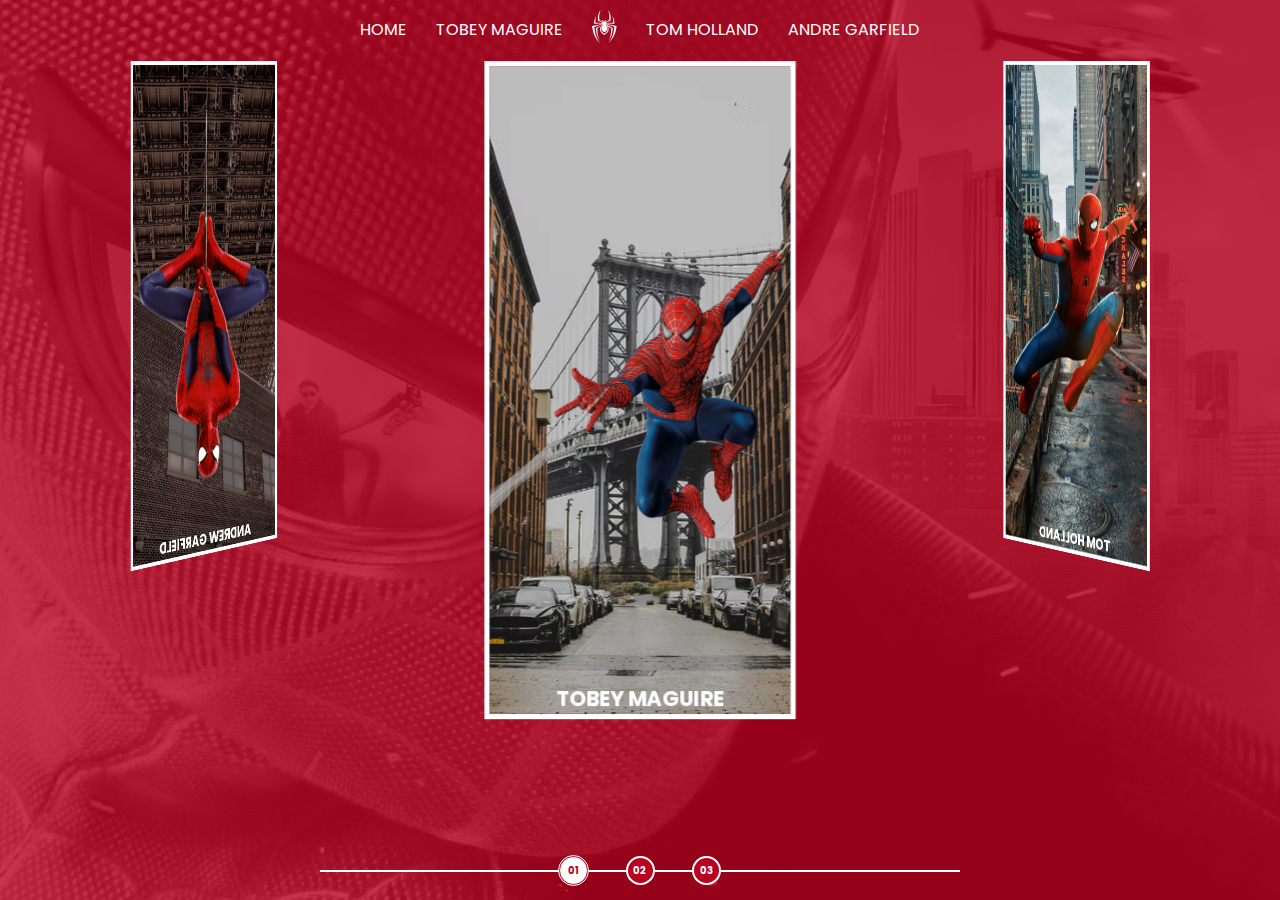
<file: index.html>
<!DOCTYPE html>
<html lang="pt-br">
<head>
    <meta charset="UTF-8">
    <meta name="viewport" content="width=device-width, initial-scale=1.0">
    <title>Spider Man Multiversos</title>

    <!--style favicon-->
    <link rel="shortcut icon" href="./src/assets/images/icons/spider.svg" type="image/x-icon">
    
    <!--style index-->
    <link rel="stylesheet" href="./src/styles/index.css">
</head>
<body>
    <nav class="s-menu">
        <li>
            <li class="s-menu__item">
                <a href="/">Home</a>
            </li>

            <li class="s-menu__item">
                <a href="./views/tobey-maguire/spiderman1.html">Tobey Maguire</a>
            </li>

            <li class="s-menu__item s-menu__icon">
                <img src="./src/assets/images/icons/spider.svg" alt="logo spider-man">
            </li>

            <li class="s-menu__item">
                <a href="./views/tom-holland/spiderman1.html">Tom Holland</a>
            </li>

            <li class="s-menu__item">
                <a href="./views/andrew-garfield/spiderman1.html">Andre Garfield</a>
            </li>
        </ul>
    </nav>
    
    <section class="s-container">
        <div class="s-cards-carousel" style="transform: translateZ(-40vw) rotateY(0deg);">
            <a href="#" class="s-card" id="spider-man-1">
                <img class="s-card__background" src="./src/assets/images/pic-sm-bg-01.jpg">
                <img class="s-card__image" src="./src/assets/images/spider-man-01.png" alt="imagem Spider-Man Tobey Maguire">
                <h2 class="s-card__title">Tobey Maguire</h2>
            </a>

            <a href="#" class="s-card" id="spider-man-2">
                <img class="s-card__background" src="./src/assets/images/pic-sm-bg-02.jpg">
                <img class="s-card__image" src="./src/assets/images/spider-man-02.png" alt="imagem Spider-Man Tom Holland">
                <h2 class="s-card__title">Tom Holland</h2>
            </a>

            <a href="#" class="s-card" id="spider-man-3">
                <img class="s-card__background" src="./src/assets/images/pic-sm-bg-03.jpg">
                <img class="s-card__image" src="./src/assets/images/spider-man-03.png" alt="imagem Spider-Man Andrew Garfield">
                <h2 class="s-card__title">Andrew Garfield</h2>
            </a>
        </div>
    </section>

    <section class="s-controller">
        <div id="1" onclick="selectCarouselItem(this)" class="s-controller__button s-controller__button--active">01</div>
        <div id="2" onclick="selectCarouselItem(this)" class="s-controller__button">02</div>
        <div id="3" onclick="selectCarouselItem(this)" class="s-controller__button">03</div>
        <div class="s-controller__line"></div>
    </section>

    <script src="./src/scripts/index.js" defer></script>
</body>
</html>
</file>
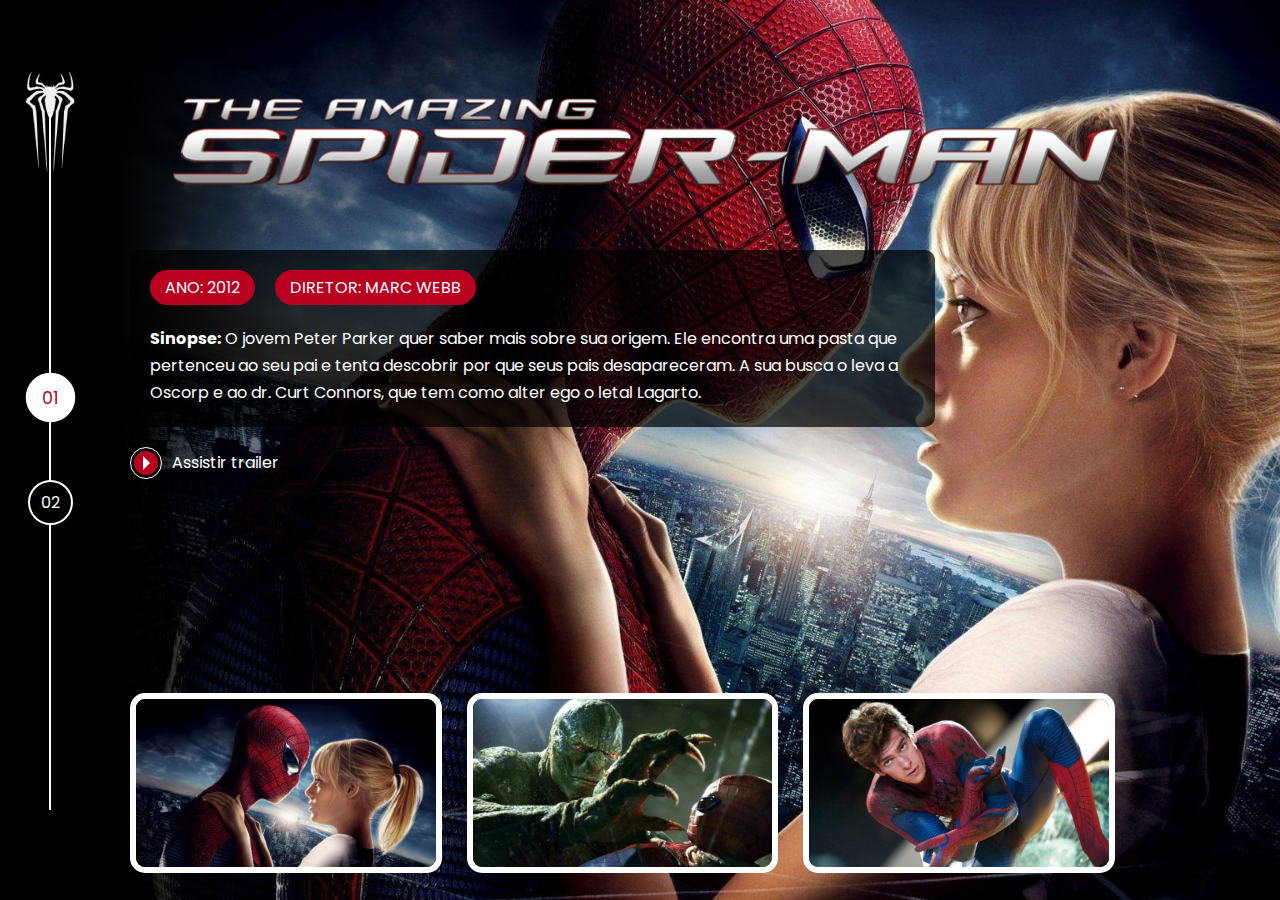
<file: views/andrew-garfield/spiderman1.html>
<!DOCTYPE html>
<html lang="pt-br">
<head>
    <meta charset="UTF-8">
    <meta name="viewport" content="width=device-width, initial-scale=1.0">
    <title>Spider Man Multiversos</title>

    <!--style favicon-->
    <link rel="shortcut icon" href="../../src/assets/images/icons/spider.svg" type="image/x-icon">

    <!--linked fancybox-->
    <link rel="stylesheet" href="https://cdn.jsdelivr.net/npm/@fancyapps/ui@5.0/dist/fancybox/fancybox.css"/>

    <!--style internal-->
    <link rel="stylesheet" href="../../src/styles/internal.css">
</head>
<body>
    <section class="s-wrapper">
        <!--<video autoplay loop muted>
            <source  src="../../src/assets/videos/amazing-spiderman-2014-trailer.mp4" type="video/mp4"/>
        </video>-->

        <aside class="s-left-column">
            <nav class="navigator">
                <div class="navigator__icon">
                    <a href="../../index.html">
                        <img src="../../src/assets/images/icons/spiderman1-andrew.png" alt="logo spiderman">
                    </a>
                </div>
                <ul>
                    <li><a class="linked" href="#">01</a></li>
                    <li><a href="./spiderman2.html">02</a></li>
                </ul>
            </nav>
        </aside>

        <main class="s-main-content s-spaiderman-02-01"><!-- s-spaiderman-02-01-->
            <div class="s-main-content__top">
                <div class="s-logo">
                    <img src="../../src/assets/images/spiderman-andrew/movie-01/logo.png" alt="logo spider-man (2012)" title="Spiderman (2012)">
                </div>

                <div class="s-description">
                    <div class="pills">
                        <ul>
                            <li>Ano: 2012</li>
                            <li>Diretor: Marc Webb</li>
                        </ul>
                    </div>
                    
                    <div class="s-description__text">
                        <p><strong>Sinopse:</strong>&nbsp;O jovem Peter Parker quer saber mais sobre sua origem. Ele encontra uma pasta que pertenceu ao seu 
                            pai e tenta descobrir por que seus pais desapareceram. A sua busca o leva a Oscorp e ao dr. Curt Connors, que tem como alter ego 
                            o letal Lagarto.</p>
                    </div>
                </div>

                <div class="s-links">
                    <ul>
                        <li>
                            <a href="https://www.youtube.com/watch?v=-tnxzJ0SSOw" class="link-button" target="_blank">
                                <span class="icon">
                                    <div class="play-icon">&nbsp;</div>
                                </span>
                                <span class="label">
                                    Assistir trailer
                                </span>
                            </a>
                        </li>
                    </ul>
                </div>
            </div>

            <div class="s-main-content__bottom">
                <div class="gallery">
                    <ul>
                        <li>
                            <a datafancybox href="../../src/assets/images/spiderman-andrew/movie-01/gallery/image-01.png">
                                <img src="../../src/assets/images/spiderman-andrew/movie-01/gallery/image-01.png" alt="imagem do filme Spiderman">
                            </a>
                        </li>
                        <li>
                            <a datafancybox href="../../src/assets/images/spiderman-andrew/movie-01/gallery/image-02.png">
                                <img src="../../src/assets/images/spiderman-andrew/movie-01/gallery/image-02.png" alt="imagem do filme Spiderman">
                            </a>
                        </li>
                        <li>
                            <a datafancybox href="../../src/assets/images/spiderman-andrew/movie-01/gallery/image-03.png">
                                <img src="../../src/assets/images/spiderman-andrew/movie-01/gallery/image-03.png" alt="imagem do filme Spiderman">
                            </a>
                        </li>
                    </ul>
                </div> 
            </div>
        </main>
    </section>

    <!--linked fancybox-->
    <script src="https://cdn.jsdelivr.net/npm/@fancyapps/ui@5.0/dist/fancybox/fancybox.umd.js" defer></script>
</body>
</html>
</file>
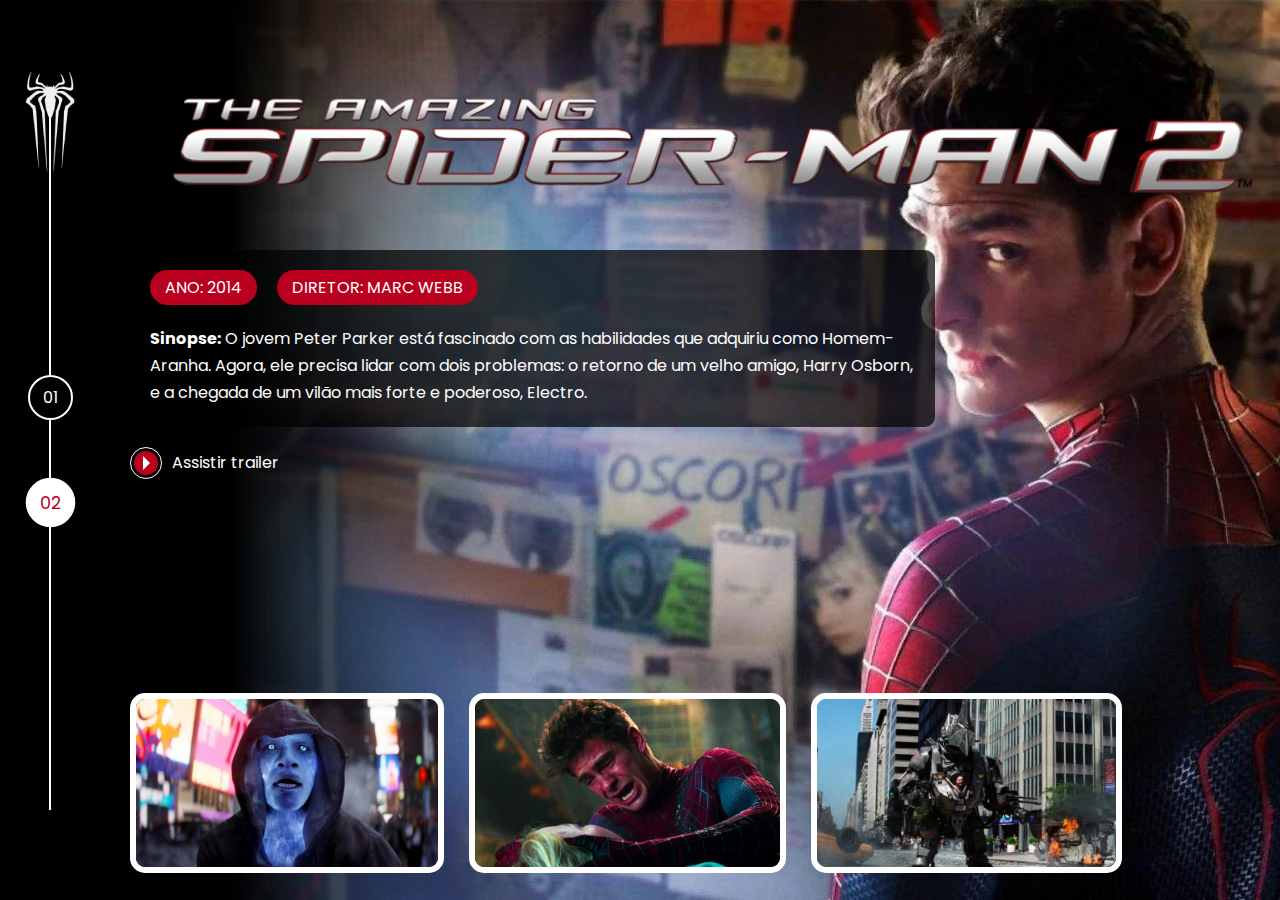
<file: views/andrew-garfield/spiderman2.html>
<!DOCTYPE html>
<html lang="pt-br">
<head>
    <meta charset="UTF-8">
    <meta name="viewport" content="width=device-width, initial-scale=1.0">
    <title>Spider Man Multiversos</title>

    <!--style favicon-->
    <link rel="shortcut icon" href="../../src/assets/images/icons/spider.svg" type="image/x-icon">

    <!--linked fancybox-->
    <link rel="stylesheet" href="https://cdn.jsdelivr.net/npm/@fancyapps/ui@5.0/dist/fancybox/fancybox.css"/>

    <!--style internal-->
    <link rel="stylesheet" href="../../src/styles/internal.css">
</head>
<body>
    <section class="s-wrapper">
        <!--<video autoplay loop muted>
            <source  src="../../src/assets/videos/amazing-spiderman2-2014-trailer.mp4" type="video/mp4"/>
        </video>-->

        <aside class="s-left-column">
            <nav class="navigator">
                <div class="navigator__icon">
                    <a href="../../index.html">
                        <img src="../../src/assets/images/icons/spiderman1-andrew.png" alt="logo spiderman">
                    </a>
                </div>
                <ul>
                    <li><a href="./spiderman1.html">01</a></li>
                    <li><a class="linked" href="#">02</a></li>
                </ul>
            </nav>
        </aside>

        <main class="s-main-content s-spaiderman-02-02"><!-- s-spaiderman-02-02-->
            <div class="s-main-content__top">
                <div class="s-logo">
                    <img src="../../src/assets/images/spiderman-andrew/movie-02/logo.png" alt="logo spider-man (2014)" title="Spiderman (2014)">
                </div>

                <div class="s-description">
                    <div class="pills">
                        <ul>
                            <li>Ano: 2014</li>
                            <li>Diretor: Marc Webb</li>
                        </ul>
                    </div>
                    
                    <div class="s-description__text">
                        <p><strong>Sinopse:</strong>&nbsp;O jovem Peter Parker está fascinado com as habilidades que adquiriu 
                            como Homem-Aranha. Agora, ele precisa lidar com dois problemas: o retorno de um velho amigo, Harry 
                            Osborn, e a chegada de um vilão mais forte e poderoso, Electro.</p>
                    </div>
                </div>

                <div class="s-links">
                    <ul>
                        <li>
                            <a href="https://www.youtube.com/watch?v=nbp3Ra3Yp74" class="link-button" target="_blank">
                                <span class="icon">
                                    <div class="play-icon">&nbsp;</div>
                                </span>
                                <span class="label">
                                    Assistir trailer
                                </span>
                            </a>
                        </li>
                    </ul>
                </div>
            </div>

            <div class="s-main-content__bottom">
                <div class="gallery">
                    <ul>
                        <li>
                            <a datafancybox href="../../src/assets/images/spiderman-andrew/movie-02/gallery/image-01.png">
                                <img src="../../src/assets/images/spiderman-andrew/movie-02/gallery/image-01.png" alt="imagem do filme Spiderman">
                            </a>
                        </li>
                        <li>
                            <a datafancybox href="../../src/assets/images/spiderman-andrew/movie-02/gallery/image-02.png">
                                <img src="../../src/assets/images/spiderman-andrew/movie-02/gallery/image-02.png" alt="imagem do filme Spiderman">
                            </a>
                        </li>
                        <li>
                            <a datafancybox href="../../src/assets/images/spiderman-andrew/movie-02/gallery/image-03.png">
                                <img src="../../src/assets/images/spiderman-andrew/movie-02/gallery/image-03.png" alt="imagem do filme Spiderman">
                            </a>
                        </li>
                    </ul>
                </div> 
            </div>
        </main>
    </section>

    <!--linked fancybox-->
    <script src="https://cdn.jsdelivr.net/npm/@fancyapps/ui@5.0/dist/fancybox/fancybox.umd.js" defer></script>
</body>
</html>
</file>
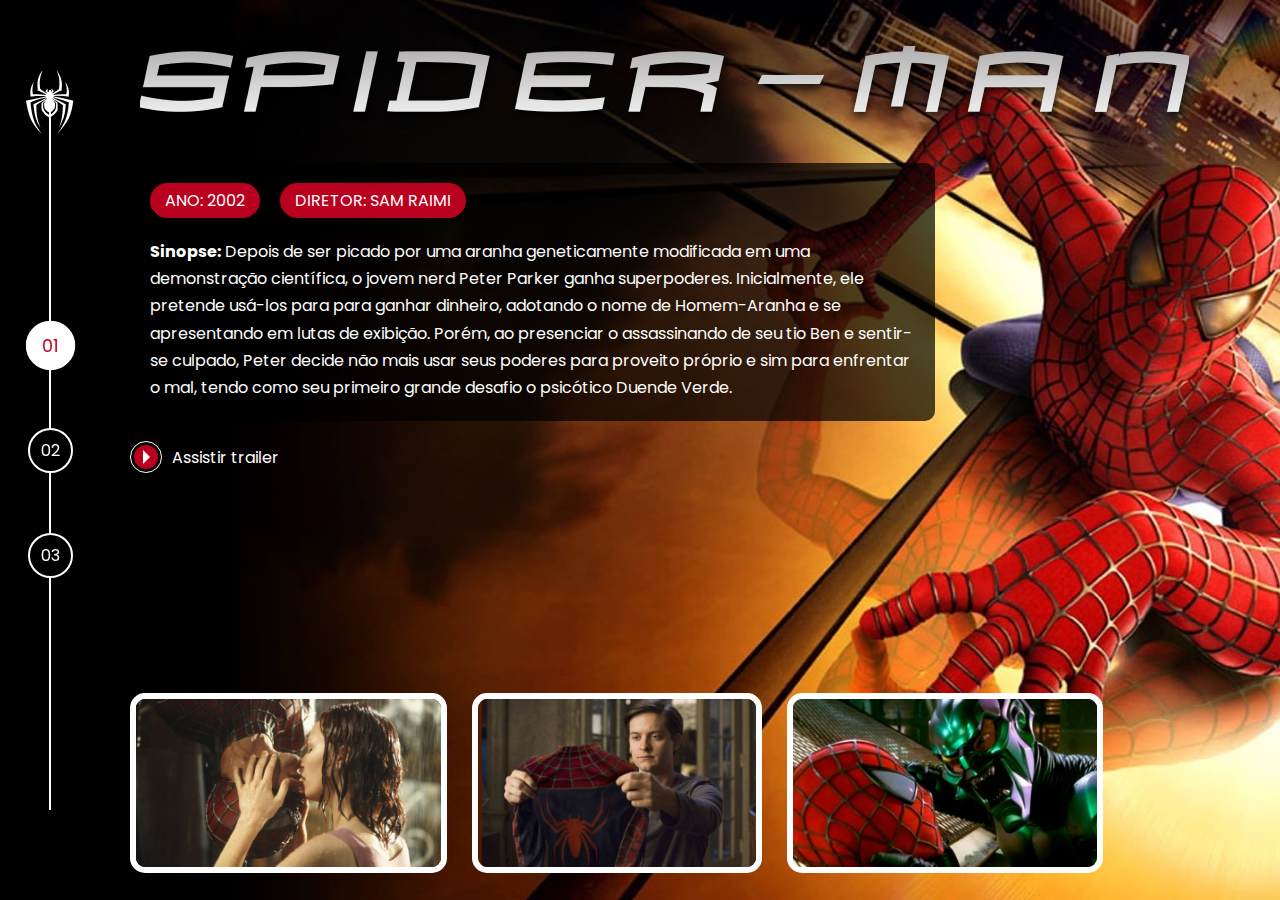
<file: views/tobey-maguire/spiderman1.html>
<!DOCTYPE html>
<html lang="pt-br">
<head>
    <meta charset="UTF-8">
    <meta name="viewport" content="width=device-width, initial-scale=1.0">
    <title>Spider Man Multiversos</title>

    <!--style favicon-->
    <link rel="shortcut icon" href="../../src/assets/images/icons/spider.svg" type="image/x-icon">

    <!--linked fancybox-->
    <link rel="stylesheet" href="https://cdn.jsdelivr.net/npm/@fancyapps/ui@5.0/dist/fancybox/fancybox.css"/>

    <!--style internal-->
    <link rel="stylesheet" href="../../src/styles/internal.css">
</head>
<body>
    <section class="s-wrapper">
        <!--<video autoplay loop muted>
            <source  src="../../src/assets/videos/spiderman-2002-trailer.mp4" type="video/mp4"/>
        </video>-->

        <aside class="s-left-column">
            <nav class="navigator">
                <div class="navigator__icon">
                    <a href="../../index.html">
                        <img src="../../src/assets/images/icons/spiderman1.png" alt="logo spiderman">
                    </a>
                </div>
                <ul>
                    <li><a class="linked" href="#">01</a></li>
                    <li><a href="./spiderman2.html">02</a></li>
                    <li><a href="./spiderman3.html">03</a></li>
                </ul>
            </nav>
        </aside>

        <main class="s-main-content s-spaiderman-01-01"><!-- s-spaiderman-01-01-->
            <div class="s-main-content__top">
                <div class="s-logo">
                    <img src="../../src/assets/images/spiderman-tobey/movie-01/logo.png" alt="logo spider-man (2002)" title="Spiderman (2002)">
                </div>

                <div class="s-description">
                    <div class="pills">
                        <ul>
                            <li>Ano: 2002</li>
                            <li>Diretor: Sam Raimi</li>
                        </ul>
                    </div>
                    
                    <div class="s-description__text">
                        <p><strong>Sinopse:</strong>&nbsp;Depois de ser picado por uma aranha geneticamente modificada em uma
                            demonstração científica, o jovem nerd Peter Parker ganha superpoderes. Inicialmente, ele pretende usá-los
                            para para ganhar dinheiro, adotando o nome de Homem-Aranha e se apresentando em lutas de exibição. Porém,
                            ao presenciar o assassinando de seu tio Ben e sentir-se culpado, Peter decide não mais usar seus poderes
                            para proveito próprio e sim para enfrentar o mal, tendo como seu primeiro grande desafio o psicótico
                            Duende Verde.</p>
                    </div>
                </div>

                <div class="s-links">
                    <ul>
                        <li>
                            <a href="https://www.youtube.com/watch?v=TYMMOjBUPMM" class="link-button" target="_blank">
                                <span class="icon">
                                    <div class="play-icon">&nbsp;</div>
                                </span>
                                <span class="label">
                                    Assistir trailer
                                </span>
                            </a>
                        </li>
                    </ul>
                </div>
            </div>

            <div class="s-main-content__bottom">
                <div class="gallery">
                    <ul>
                        <li>
                            <a datafancybox href="../../src/assets/images/spiderman-tobey/movie-01/gallery/image-01-full.jpg">
                                <img src="../../src/assets/images/spiderman-tobey/movie-01/gallery/image-01.png" alt="imagem do filme Spiderman">
                            </a>
                        </li>
                        <li>
                            <a datafancybox href="../../src/assets/images/spiderman-tobey/movie-01/gallery/image-02-full.jpg">
                                <img src="../../src/assets/images/spiderman-tobey/movie-01/gallery/image-02.png" alt="imagem do filme Spiderman">
                            </a>
                        </li>
                        <li>
                            <a datafancybox href="../../src/assets/images/spiderman-tobey/movie-01/gallery/image-03-full.jpg">
                                <img src="../../src/assets/images/spiderman-tobey/movie-01/gallery/image-03.png" alt="imagem do filme Spiderman">
                            </a>
                        </li>
                    </ul>
                </div> 
            </div>
        </main>
    </section>

    <!--linked fancybox-->
    <script src="https://cdn.jsdelivr.net/npm/@fancyapps/ui@5.0/dist/fancybox/fancybox.umd.js" defer></script>
</body>
</html>
</file>
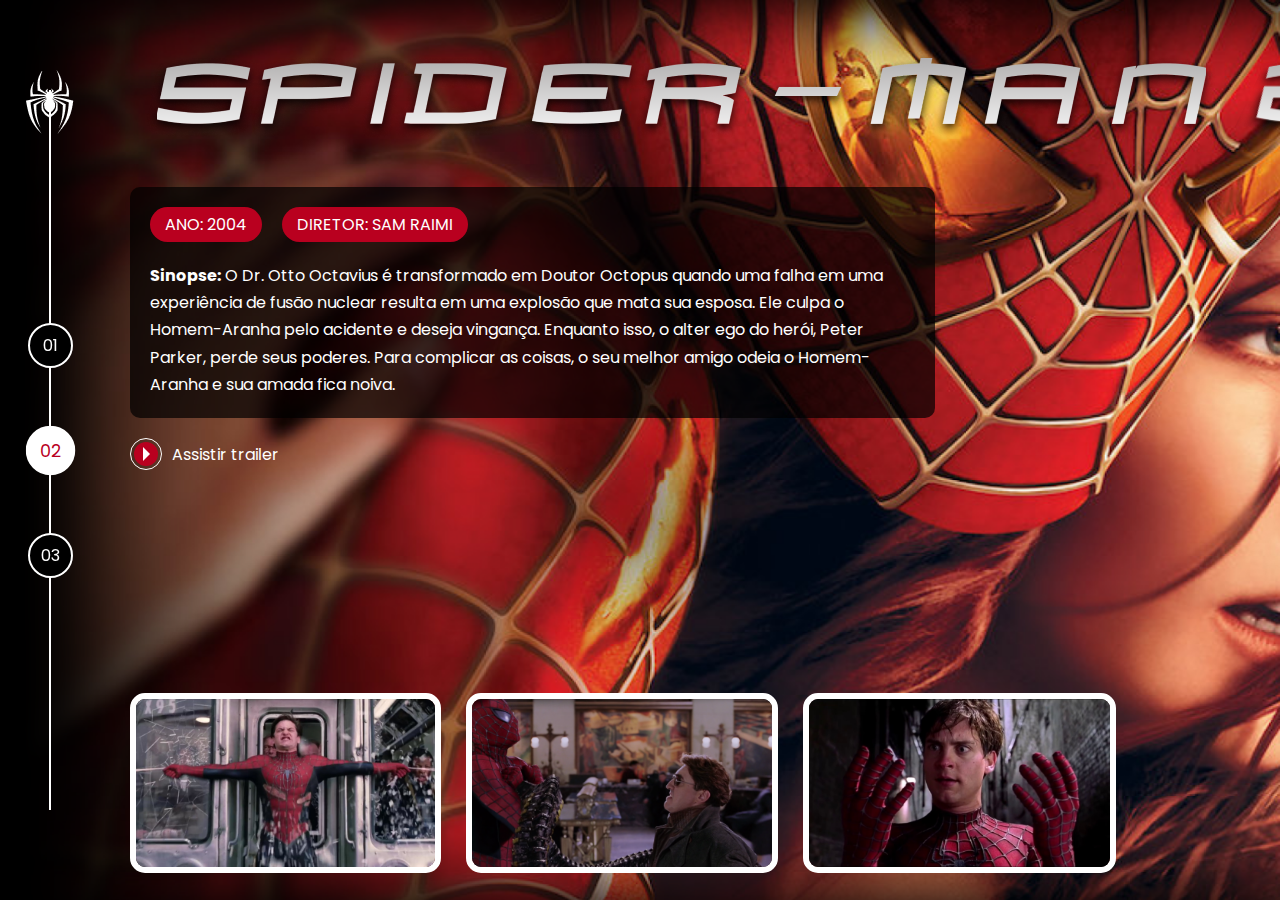
<file: views/tobey-maguire/spiderman2.html>
<!DOCTYPE html>
<html lang="pt-br">
<head>
    <meta charset="UTF-8">
    <meta name="viewport" content="width=device-width, initial-scale=1.0">
    <title>Spider Man Multiversos</title>

    <!--style favicon-->
    <link rel="shortcut icon" href="../../src/assets/images/icons/spider.svg" type="image/x-icon">

    <!--linked fancybox-->
    <link rel="stylesheet" href="https://cdn.jsdelivr.net/npm/@fancyapps/ui@5.0/dist/fancybox/fancybox.css"/>

    <!--style internal-->
    <link rel="stylesheet" href="../../src/styles/internal.css">
</head>
<body>
    <section class="s-wrapper">
        <!--<video autoplay loop muted>
            <source  src="../../src/assets/videos/spiderman2-2004-trailer.mp4" type="video/mp4"/>
        </video>-->

        <aside class="s-left-column">
            <nav class="navigator">
                <div class="navigator__icon">
                    <a href="../../index.html">
                        <img src="../../src/assets/images/icons/spiderman1.png" alt="logo spiderman">
                    </a>
                </div>
                <ul>
                    <li><a href="./spiderman1.html">01</a></li>
                    <li><a class="linked" href="#">02</a></li>
                    <li><a href="./spiderman3.html">03</a></li>
                </ul>
            </nav>
        </aside>

        <main class="s-main-content s-spaiderman-01-02"><!-- s-spaiderman-01-02-->
            <div class="s-main-content__top">
                <div class="s-logo">
                    <img src="../../src/assets/images/spiderman-tobey/movie-02/logo.png" alt="logo spider-man (2004)" title="Spiderman (2004)">
                </div>

                <div class="s-description">
                    <div class="pills">
                        <ul>
                            <li>Ano: 2004</li>
                            <li>Diretor: Sam Raimi</li>
                        </ul>
                    </div>
                    
                    <div class="s-description__text">
                        <p><strong>Sinopse:</strong>&nbsp;O Dr. Otto Octavius é transformado em Doutor Octopus quando uma falha 
                            em uma experiência de fusão nuclear resulta em uma explosão que mata sua esposa. Ele culpa o Homem-Aranha 
                            pelo acidente e deseja vingança. Enquanto isso, o alter ego do herói, Peter Parker, perde seus poderes. 
                            Para complicar as coisas, o seu melhor amigo odeia o Homem-Aranha e sua amada fica noiva.
                        </p>
                    </div>
                </div>

                <div class="s-links">
                    <ul>
                        <li>
                            <a href="https://www.youtube.com/watch?v=1UAzz8ncM68" class="link-button" target="_blank">
                                <span class="icon">
                                    <div class="play-icon">&nbsp;</div>
                                </span>
                                <span class="label">
                                    Assistir trailer
                                </span>
                            </a>
                        </li>
                    </ul>
                </div>
            </div>

            <div class="s-main-content__bottom">
                <div class="gallery">
                    <ul>
                        <li>
                            <a datafancybox href="../../src/assets/images/spiderman-tobey/movie-02/gallery/image-01.png">
                                <img src="../../src/assets/images/spiderman-tobey/movie-02/gallery/image-01.png" alt="imagem do filme Spiderman">
                            </a>
                        </li>
                        <li>
                            <a datafancybox href="../../src/assets/images/spiderman-tobey/movie-02/gallery/image-02.jpg">
                                <img src="../../src/assets/images/spiderman-tobey/movie-02/gallery/image-02.png" alt="imagem do filme Spiderman">
                            </a>
                        </li>
                        <li>
                            <a datafancybox href="../../src/assets/images/spiderman-tobey/movie-02/gallery/image-03.jpg">
                                <img src="../../src/assets/images/spiderman-tobey/movie-02/gallery/image-03.png" alt="imagem do filme Spiderman">
                            </a>
                        </li>
                    </ul>
                </div> 
            </div>
        </main>
    </section>

    <!--linked fancybox-->
    <script src="https://cdn.jsdelivr.net/npm/@fancyapps/ui@5.0/dist/fancybox/fancybox.umd.js" defer></script>
</body>
</html>
</file>
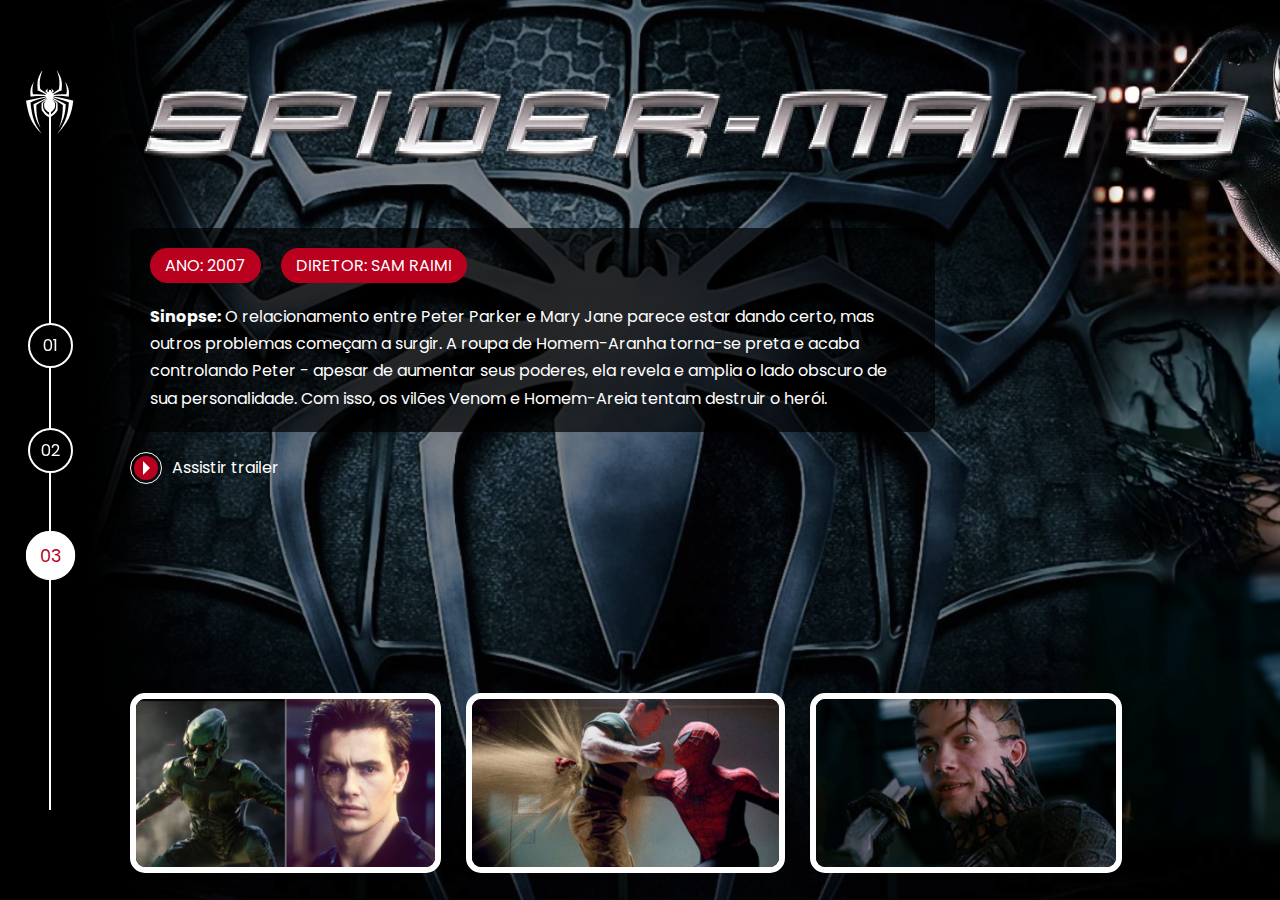
<file: views/tobey-maguire/spiderman3.html>
<!DOCTYPE html>
<html lang="pt-br">
<head>
    <meta charset="UTF-8">
    <meta name="viewport" content="width=device-width, initial-scale=1.0">
    <title>Spider Man Multiversos</title>

    <!--style favicon-->
    <link rel="shortcut icon" href="../../src/assets/images/icons/spider.svg" type="image/x-icon">

    <!--linked fancybox-->
    <link rel="stylesheet" href="https://cdn.jsdelivr.net/npm/@fancyapps/ui@5.0/dist/fancybox/fancybox.css"/>

    <!--style internal-->
    <link rel="stylesheet" href="../../src/styles/internal.css">
</head>
<body>
    <section class="s-wrapper">
        <!--<video autoplay loop muted>
            <source  src="../../src/assets/videos/spiderman3-2007-trailer.mp4" type="video/mp4"/>
        </video>-->

        <aside class="s-left-column">
            <nav class="navigator">
                <div class="navigator__icon">
                    <a href="../../index.html">
                        <img src="../../src/assets/images/icons/spiderman1.png" alt="logo spiderman">
                    </a>
                </div>
                <ul>
                    <li><a href="./spiderman1.html">01</a></li>
                    <li><a href="./spiderman2.html">02</a></li>
                    <li><a class="linked" href="#">03</a></li>
                </ul>
            </nav>
        </aside>

        <main class="s-main-content s-spaiderman-01-03"><!-- s-spaiderman-01-03-->
            <div class="s-main-content__top">
                <div class="s-logo">
                    <img src="../../src/assets/images/spiderman-tobey/movie-03/logo.png" alt="logo spider-man (2007)" title="Spiderman (2007)">
                </div>

                <div class="s-description">
                    <div class="pills">
                        <ul>
                            <li>Ano: 2007</li>
                            <li>Diretor: Sam Raimi</li>
                        </ul>
                    </div>
                    
                    <div class="s-description__text">
                        <p><strong>Sinopse:</strong>&nbsp;O relacionamento entre Peter Parker e Mary Jane parece estar dando 
                            certo, mas outros problemas começam a surgir. A roupa de Homem-Aranha torna-se preta e acaba 
                            controlando Peter - apesar de aumentar seus poderes, ela revela e amplia o lado obscuro de sua 
                            personalidade. Com isso, os vilões Venom e Homem-Areia tentam destruir o herói.</p>
                    </div>
                </div>

                <div class="s-links">
                    <ul>
                        <li>
                            <a href="https://www.youtube.com/watch?v=e5wUilOeOmg" class="link-button" target="_blank">
                                <span class="icon">
                                    <div class="play-icon">&nbsp;</div>
                                </span>
                                <span class="label">
                                    Assistir trailer
                                </span>
                            </a>
                        </li>
                    </ul>
                </div>
            </div>

            <div class="s-main-content__bottom">
                <div class="gallery">
                    <ul>
                        <li>
                            <a datafancybox href="../../src/assets/images/spiderman-tobey/movie-03/gallery/image-01.png">
                                <img src="../../src/assets/images/spiderman-tobey/movie-03/gallery/image-01.png" alt="imagem do filme Spiderman">
                            </a>
                        </li>
                        <li>
                            <a datafancybox href="../../src/assets/images/spiderman-tobey/movie-03/gallery/image-02.png">
                                <img src="../../src/assets/images/spiderman-tobey/movie-03/gallery/image-02.png" alt="imagem do filme Spiderman">
                            </a>
                        </li>
                        <li>
                            <a datafancybox href="../../src/assets/images/spiderman-tobey/movie-03/gallery/image-03.png">
                                <img src="../../src/assets/images/spiderman-tobey/movie-03/gallery/image-03.png" alt="imagem do filme Spiderman">
                            </a>
                        </li>
                    </ul>
                </div> 
            </div>
        </main>
    </section>

    <!--linked fancybox-->
    <script src="https://cdn.jsdelivr.net/npm/@fancyapps/ui@5.0/dist/fancybox/fancybox.umd.js" defer></script>
</body>
</html>
</file>
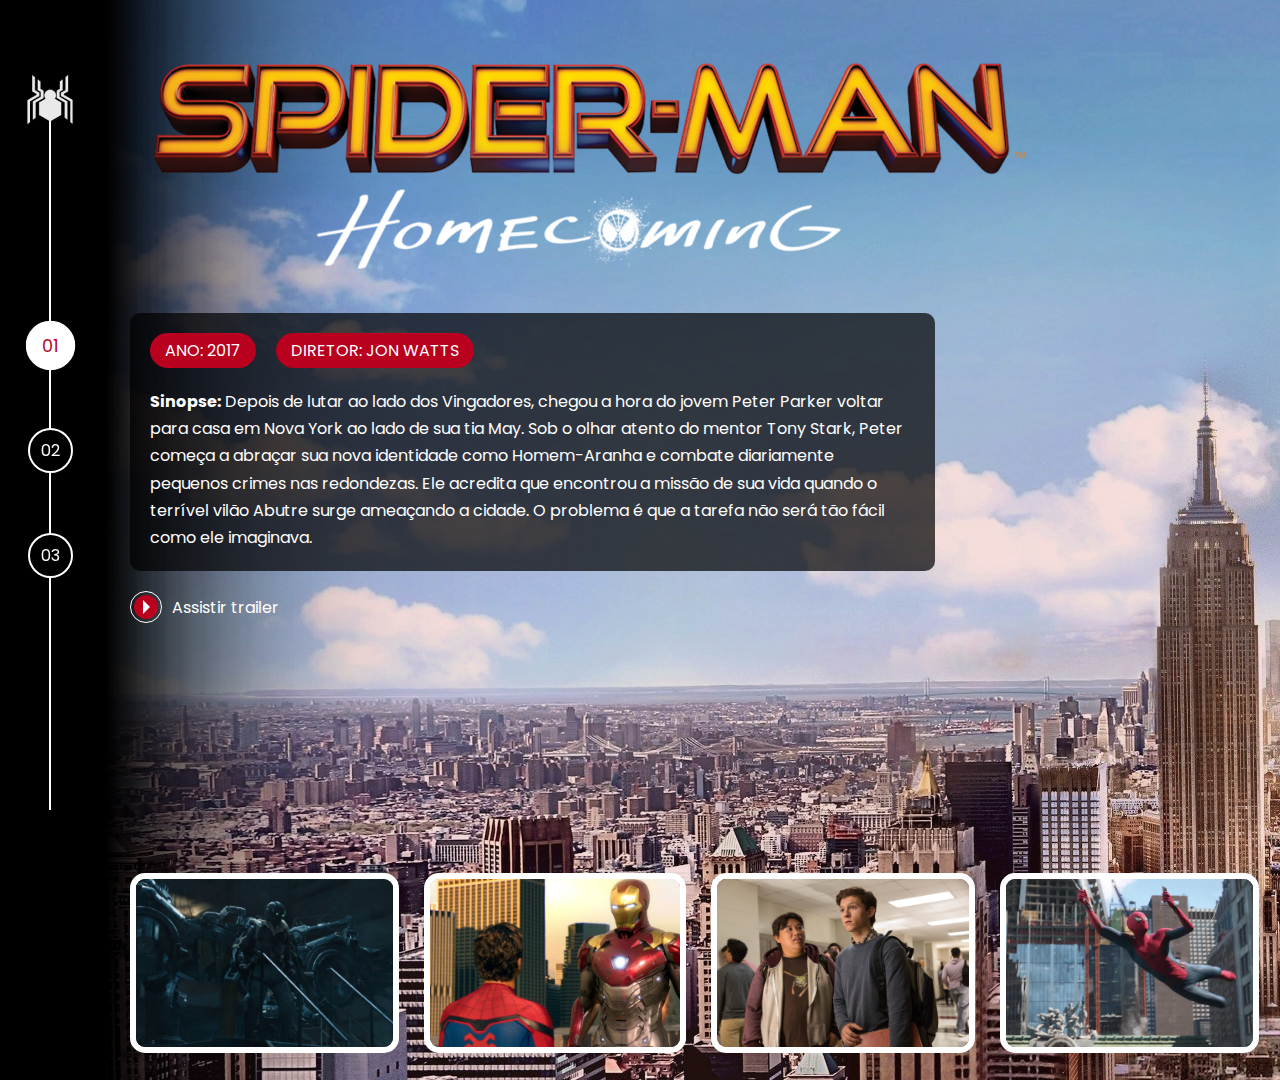
<file: views/tom-holland/spiderman1.html>
<!DOCTYPE html>
<html lang="pt-br">
<head>
    <meta charset="UTF-8">
    <meta name="viewport" content="width=device-width, initial-scale=1.0">
    <title>Spider Man Multiversos</title>

    <!--style favicon-->
    <link rel="shortcut icon" href="../../src/assets/images/icons/spider.svg" type="image/x-icon">

    <!--linked fancybox-->
    <link rel="stylesheet" href="https://cdn.jsdelivr.net/npm/@fancyapps/ui@5.0/dist/fancybox/fancybox.css"/>

    <!--style internal-->
    <link rel="stylesheet" href="../../src/styles/internal.css">
</head>
<body>
    <section class="s-wrapper" style="height: 120vh;">
        <!--<video autoplay loop muted>
            <source  src="../../src/assets/videos/spiderman-2017-trailer.mp4" type="video/mp4"/>
        </video>-->

        <aside class="s-left-column">
            <nav class="navigator">
                <div class="navigator__icon">
                    <a href="../../index.html">
                        <img src="../../src/assets/images/icons/spiderman1-tom.png" alt="logo spiderman">
                    </a>
                </div>
                <ul>
                    <li><a class="linked" href="#">01</a></li>
                    <li><a href="./spiderman2.html">02</a></li>
                    <li><a href="./spiderman3.html">03</a></li>
                </ul>
            </nav>
        </aside>

        <main class="s-main-content s-spaiderman-03-01"><!-- s-spaiderman-03-01-->
            <div class="s-main-content__top" style="height: 100vh;">
                <div class="s-logo">
                    <img src="../../src/assets/images/spiderman-tom/movie-01/logo.png" alt="logo spider-man (2017)" title="Spiderman (2017)">
                </div>

                <div class="s-description">
                    <div class="pills">
                        <ul>
                            <li>Ano: 2017</li>
                            <li>Diretor: Jon Watts</li>
                        </ul>
                    </div>
                    
                    <div class="s-description__text">
                        <p><strong>Sinopse:</strong>&nbsp;Depois de lutar ao lado dos Vingadores, chegou a hora do jovem Peter 
                            Parker voltar para casa em Nova York ao lado de sua tia May. Sob o olhar atento do mentor Tony 
                            Stark, Peter começa a abraçar sua nova identidade como Homem-Aranha e combate diariamente pequenos 
                            crimes nas redondezas. Ele acredita que encontrou a missão de sua vida quando o terrível vilão Abutre 
                            surge ameaçando a cidade. O problema é que a tarefa não será tão fácil como ele imaginava.</p>
                    </div>
                </div>

                <div class="s-links">
                    <ul>
                        <li>
                            <a href="https://www.youtube.com/watch?v=2x-2iYxgMFU" class="link-button" target="_blank">
                                <span class="icon">
                                    <div class="play-icon">&nbsp;</div>
                                </span>
                                <span class="label">
                                    Assistir trailer
                                </span>
                            </a>
                        </li>
                    </ul>
                </div>
            </div>

            <div class="s-main-content__bottom">
                <div class="gallery">
                    <ul>
                        <li>
                            <a datafancybox href="../../src/assets/images/spiderman-tom/movie-01/gallery/image-01.png">
                                <img src="../../src/assets/images/spiderman-tom/movie-01/gallery/image-01.png" alt="imagem do filme Spiderman">
                            </a>
                        </li>
                        <li>
                            <a datafancybox href="../../src/assets/images/spiderman-tom/movie-01/gallery/image-02.png">
                                <img src="../../src/assets/images/spiderman-tom/movie-01/gallery/image-02.png" alt="imagem do filme Spiderman">
                            </a>
                        </li>
                        <li>
                            <a datafancybox href="../../src/assets/images/spiderman-tom/movie-01/gallery/image-03.png">
                                <img src="../../src/assets/images/spiderman-tom/movie-01/gallery/image-03.png" alt="imagem do filme Spiderman">
                            </a>
                        </li>
                        <li>
                            <a datafancybox href="../../src/assets/images/spiderman-tom/movie-01/gallery/image-04.png">
                                <img src="../../src/assets/images/spiderman-tom/movie-01/gallery/image-04.png" alt="imagem do filme Spiderman">
                            </a>
                        </li>
                    </ul>
                </div> 
            </div>
        </main>
    </section>

    <!--linked fancybox-->
    <script src="https://cdn.jsdelivr.net/npm/@fancyapps/ui@5.0/dist/fancybox/fancybox.umd.js" defer></script>
</body>
</html>
</file>
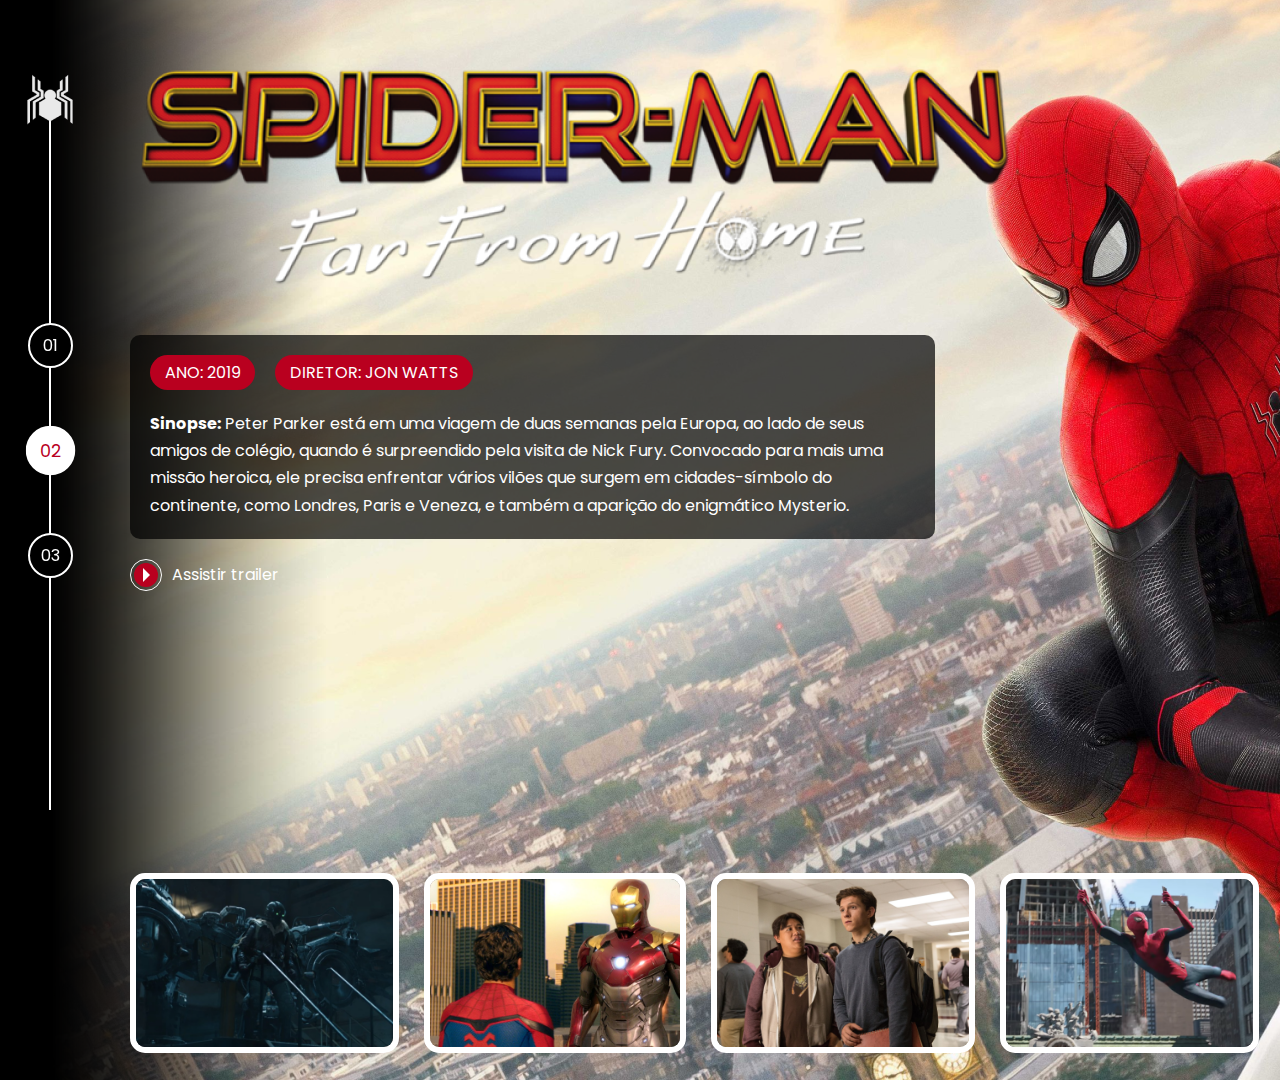
<file: views/tom-holland/spiderman2.html>
<!DOCTYPE html>
<html lang="pt-br">
<head>
    <meta charset="UTF-8">
    <meta name="viewport" content="width=device-width, initial-scale=1.0">
    <title>Spider Man Multiversos</title>

    <!--style favicon-->
    <link rel="shortcut icon" href="../../src/assets/images/icons/spider.svg" type="image/x-icon">

    <!--linked fancybox-->
    <link rel="stylesheet" href="https://cdn.jsdelivr.net/npm/@fancyapps/ui@5.0/dist/fancybox/fancybox.css"/>

    <!--style internal-->
    <link rel="stylesheet" href="../../src/styles/internal.css">
</head>
<body>
    <section class="s-wrapper" style="height: 120vh;">
        <!--<video autoplay loop muted>
            <source  src="../../src/assets/videos/spiderman-2017-trailer.mp4" type="video/mp4"/>
        </video>-->

        <aside class="s-left-column">
            <nav class="navigator">
                <div class="navigator__icon">
                    <a href="../../index.html">
                        <img src="../../src/assets/images/icons/spiderman1-tom.png" alt="logo spiderman">
                    </a>
                </div>
                <ul>
                    <li><a href="./spiderman1.html">01</a></li>
                    <li><a class="linked" href="#">02</a></li>
                    <li><a href="./spiderman3.html">03</a></li>
                </ul>
            </nav>
        </aside>

        <main class="s-main-content s-spaiderman-03-02"><!-- s-spaiderman-03-02-->
            <div class="s-main-content__top" style="height: 100vh;">
                <div class="s-logo">
                    <img src="../../src/assets/images/spiderman-tom/movie-02/logo.png" alt="logo spider-man (2019)" title="Spiderman (2019)">
                </div>

                <div class="s-description">
                    <div class="pills">
                        <ul>
                            <li>Ano: 2019</li>
                            <li>Diretor: Jon Watts</li>
                        </ul>
                    </div>
                    
                    <div class="s-description__text">
                        <p><strong>Sinopse:</strong>&nbsp;Peter Parker está em uma viagem de duas semanas pela Europa, ao lado 
                            de seus amigos de colégio, quando é surpreendido pela visita de Nick Fury. Convocado para mais uma 
                            missão heroica, ele precisa enfrentar vários vilões que surgem em cidades-símbolo do continente, 
                            como Londres, Paris e Veneza, e também a aparição do enigmático Mysterio.</p>
                    </div>
                </div>

                <div class="s-links">
                    <ul>
                        <li>
                            <a href="https://www.youtube.com/watch?v=Nt9L1jCKGnE" class="link-button" target="_blank">
                                <span class="icon">
                                    <div class="play-icon">&nbsp;</div>
                                </span>
                                <span class="label">
                                    Assistir trailer
                                </span>
                            </a>
                        </li>
                    </ul>
                </div>
            </div>

            <div class="s-main-content__bottom">
                <div class="gallery">
                    <ul>
                        <li>
                            <a datafancybox href="../../src/assets/images/spiderman-tom/movie-01/gallery/image-01.png">
                                <img src="../../src/assets/images/spiderman-tom/movie-01/gallery/image-01.png" alt="imagem do filme Spiderman">
                            </a>
                        </li>
                        <li>
                            <a datafancybox href="../../src/assets/images/spiderman-tom/movie-01/gallery/image-02.png">
                                <img src="../../src/assets/images/spiderman-tom/movie-01/gallery/image-02.png" alt="imagem do filme Spiderman">
                            </a>
                        </li>
                        <li>
                            <a datafancybox href="../../src/assets/images/spiderman-tom/movie-01/gallery/image-03.png">
                                <img src="../../src/assets/images/spiderman-tom/movie-01/gallery/image-03.png" alt="imagem do filme Spiderman">
                            </a>
                        </li>
                        <li>
                            <a datafancybox href="../../src/assets/images/spiderman-tom/movie-01/gallery/image-04.png">
                                <img src="../../src/assets/images/spiderman-tom/movie-01/gallery/image-04.png" alt="imagem do filme Spiderman">
                            </a>
                        </li>
                    </ul>
                </div> 
            </div>
        </main>
    </section>

    <!--linked fancybox-->
    <script src="https://cdn.jsdelivr.net/npm/@fancyapps/ui@5.0/dist/fancybox/fancybox.umd.js" defer></script>
</body>
</html>
</file>
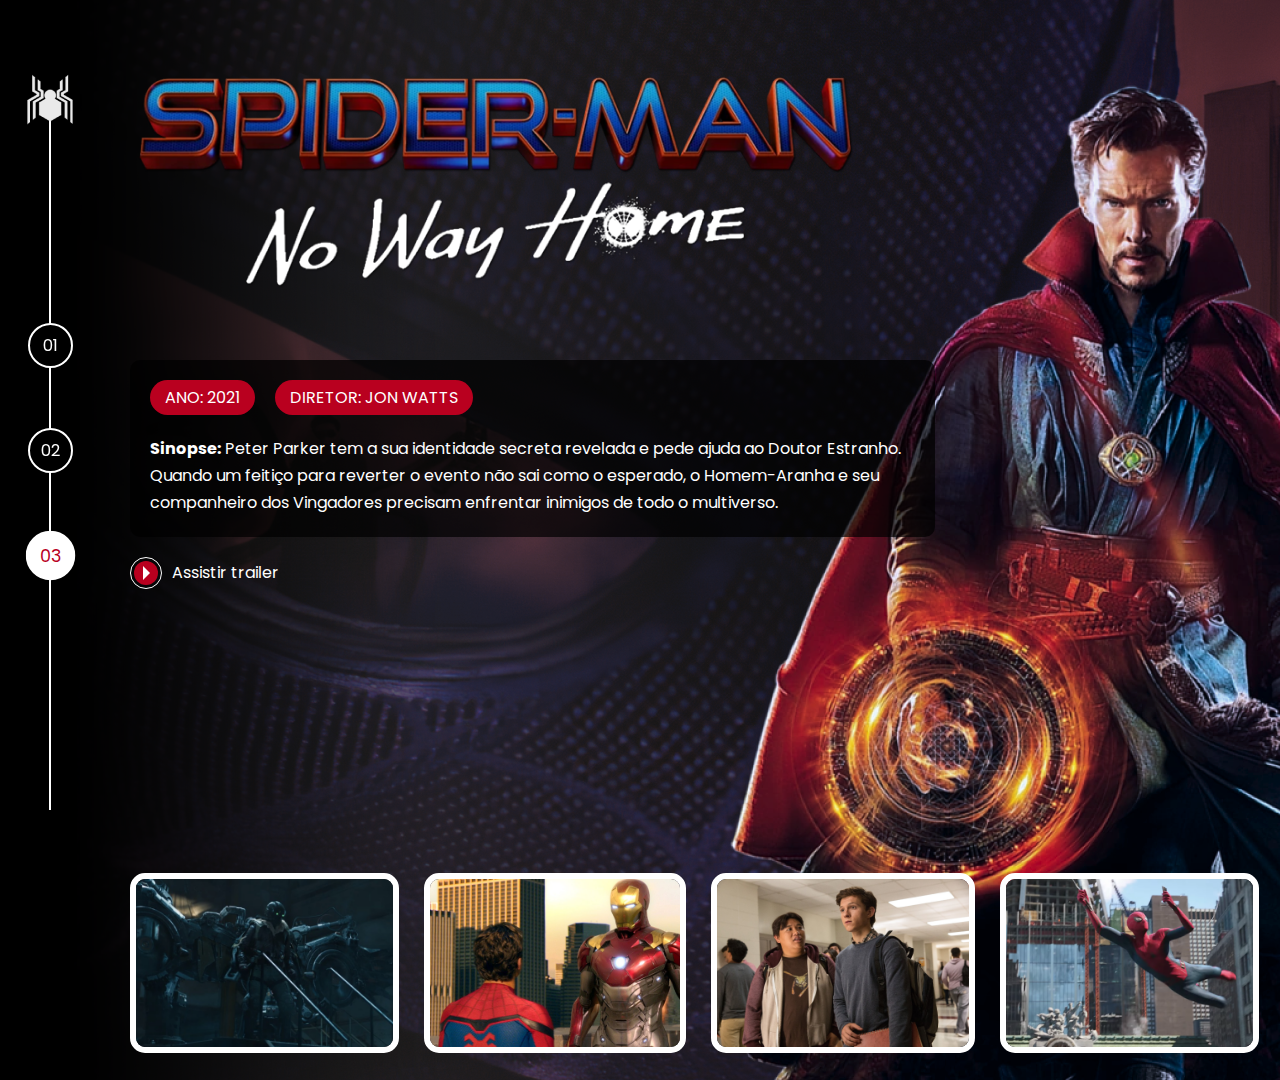
<file: views/tom-holland/spiderman3.html>
<!DOCTYPE html>
<html lang="pt-br">
<head>
    <meta charset="UTF-8">
    <meta name="viewport" content="width=device-width, initial-scale=1.0">
    <title>Spider Man Multiversos</title>

    <!--style favicon-->
    <link rel="shortcut icon" href="../../src/assets/images/icons/spider.svg" type="image/x-icon">

    <!--linked fancybox-->
    <link rel="stylesheet" href="https://cdn.jsdelivr.net/npm/@fancyapps/ui@5.0/dist/fancybox/fancybox.css"/>

    <!--style internal-->
    <link rel="stylesheet" href="../../src/styles/internal.css">
</head>
<body>
    <section class="s-wrapper" style="height: 120vh;">
        <!--<video autoplay loop muted>
            <source  src="../../src/assets/videos/spiderman-2017-trailer.mp4" type="video/mp4"/>
        </video>-->

        <aside class="s-left-column">
            <nav class="navigator">
                <div class="navigator__icon">
                    <a href="../../index.html">
                        <img src="../../src/assets/images/icons/spiderman1-tom.png" alt="logo spiderman">
                    </a>
                </div>
                <ul>
                    <li><a href="./spiderman1.html">01</a></li>
                    <li><a href="./spiderman2.html">02</a></li>
                    <li><a class="linked" href="#">03</a></li>
                </ul>
            </nav>
        </aside>

        <main class="s-main-content s-spaiderman-03-03"><!-- s-spaiderman-03-03-->
            <div class="s-main-content__top" style="height: 100vh;">
                <div class="s-logo">
                    <img src="../../src/assets/images/spiderman-tom/movie-03/logo.png" alt="logo spider-man (2021)" title="Spiderman (2021)">
                </div>

                <div class="s-description">
                    <div class="pills">
                        <ul>
                            <li>Ano: 2021</li>
                            <li>Diretor: Jon Watts</li>
                        </ul>
                    </div>
                    
                    <div class="s-description__text">
                        <p><strong>Sinopse:</strong>&nbsp;Peter Parker tem a sua identidade secreta revelada e pede ajuda ao 
                            Doutor Estranho. Quando um feitiço para reverter o evento não sai como o esperado, o Homem-Aranha 
                            e seu companheiro dos Vingadores precisam enfrentar inimigos de todo o multiverso.</p>
                    </div>
                </div>

                <div class="s-links">
                    <ul>
                        <li>
                            <a href="https://www.youtube.com/watch?v=CyiiEJRZjSU&t=67s" class="link-button" target="_blank">
                                <span class="icon">
                                    <div class="play-icon">&nbsp;</div>
                                </span>
                                <span class="label">
                                    Assistir trailer
                                </span>
                            </a>
                        </li>
                    </ul>
                </div>
            </div>

            <div class="s-main-content__bottom">
                <div class="gallery">
                    <ul>
                        <li>
                            <a datafancybox href="../../src/assets/images/spiderman-tom/movie-01/gallery/image-01.png">
                                <img src="../../src/assets/images/spiderman-tom/movie-01/gallery/image-01.png" alt="imagem do filme Spiderman">
                            </a>
                        </li>
                        <li>
                            <a datafancybox href="../../src/assets/images/spiderman-tom/movie-01/gallery/image-02.png">
                                <img src="../../src/assets/images/spiderman-tom/movie-01/gallery/image-02.png" alt="imagem do filme Spiderman">
                            </a>
                        </li>
                        <li>
                            <a datafancybox href="../../src/assets/images/spiderman-tom/movie-01/gallery/image-03.png">
                                <img src="../../src/assets/images/spiderman-tom/movie-01/gallery/image-03.png" alt="imagem do filme Spiderman">
                            </a>
                        </li>
                        <li>
                            <a datafancybox href="../../src/assets/images/spiderman-tom/movie-01/gallery/image-04.png">
                                <img src="../../src/assets/images/spiderman-tom/movie-01/gallery/image-04.png" alt="imagem do filme Spiderman">
                            </a>
                        </li>
                    </ul>
                </div> 
            </div>
        </main>
    </section>

    <!--linked fancybox-->
    <script src="https://cdn.jsdelivr.net/npm/@fancyapps/ui@5.0/dist/fancybox/fancybox.umd.js" defer></script>
</body>
</html>
</file>
<file: src/styles/index.css>
/*importando style reset*/
@import url("./reset.css");

body {
    background-color: var(--primary-color);
}

body::before {
    content: "";
    background-image: url("../assets/images/spider-man-background.jpg");
    background-repeat: no-repeat;
    background-position: center;
    background-size: cover;
    width: 100%;
    height: 100%;
    position: absolute;
    opacity: 0.2;
    transition: background-image 1s ease-in-out, opacity 1s ease-in-out;
}

.s-menu {
    padding: 1rem 0;
    width: 100%;
    text-align: center;
    position: relative;
}

.s-menu__item {
    display: inline-block;
    text-transform: uppercase;
    margin: 0 1.25rem;
}

.s-menu__icon {
    width: 2.5rem;
    margin: 0 1.25rem;
    vertical-align: middle;

}

.s-container {
    position: relative;
    display: flex;
    align-items: center;
    justify-content: space-evenly;
    perspective: 300rem;
}

.s-card {
    border: 0.5rem solid white;
    width: 100%;
    height: 70vh;
    position: absolute;
    transition: filter 0.5s ease-in-out;
}

.s-card:nth-child(1) {
    transform: rotateY(0deg) translateZ(50vw);
}

.s-card:nth-child(2) {
    transform: rotateY(120deg) translateZ(50vw);
}

.s-card:nth-child(3) {
    transform: rotateY(240deg) translateZ(50vw);
}

.s-card__background {
    width: 100%;
    height: 100%;
    object-fit: cover;
    position: absolute;
    opacity: 1;
    transition: opacity 1s ease-in-out;
}

.s-card__image {
    width: 100%;
    height: 100%;
    object-fit: contain;
    position: relative;
    transition: 1s ease-in-out;
}

.s-card__title {
    width: 100%;
    bottom: 0;
    font-size: 2rem;
    text-transform: uppercase;
    text-align: center;
    position: absolute;
    transition: bottom 1s ease-in-out;
}

.s-controller {
    position: absolute;
    width: 100%;
    display: flex;
    justify-content: center;
    align-items: center;
    margin-top: 3rem;
    bottom: 1.5rem;
}

.s-controller__button {
    display: flex;
    justify-content: center;
    align-items: center;
    width: 2.9rem;
    height: 2.9rem;
    border: 0.2rem solid #fff;
    border-radius: 50%;
    background-color: var(--primary-color);
    text-align: center;
    font-size: 1rem;
    font-weight: bold;
    cursor: pointer;
    z-index: 1;
}

.s-controller__button:hover {
    transform: scale(1.3);
    transition: transform 0.3s ease-in-out;
}

.s-controller__button:active {
    transform: scale(1);
    transition: transform 0.3s ease-in-out;
}

.s-controller__button:nth-child(2) {
    margin: 0 3.75rem;
}

.s-controller__button--active {
    background-color: #fff;
    color: var(--primary-color);
    border: 0.1875rem solid var(--primary-color);
    outline: 0.125rem solid #fff;
}

.s-controller__line {
    background-color: #fff;
    width: 50%;
    height: 0.2rem;
    position: absolute;
}

/*hover animation*/
.s-card--hovered .s-card__background {
    cursor: pointer;
    opacity: 0;
}

.s-card--hovered .s-card__image {
    transform: scale(1.4);
    filter: drop-shadow(3rem 1rem 0.4rem rgba(0, 0, 0, .5));
}

body#spider-man-1-hovered::before {
    background-image: url("../assets/images/pic-sm-bg-01.jpg");
}

body#spider-man-2-hovered::before {
    background-image: url("../assets/images/pic-sm-bg-02.jpg");
}

body#spider-man-3-hovered::before {
    background-image: url("../assets/images/pic-sm-bg-03.jpg");
}

body[id^="spider-man-"]::before {
    opacity: 1;
}

body[id^="spider-man-"] .s-card:not(.s-card--hovered) {
    filter: grayscale(100%);
}

.s-card--hovered .s-card__title {
    bottom: 50%;
}

.s-cards-carousel {
    display: flex;
    justify-content: center;
    width: calc(100vw / 3 - 10%);
    transform-style: preserve-3d;
    transition: transform 0.4s ease-in;
}
</file>
<file: src/styles/internal.css>
/*importando style reset*/
@import url("./reset.css");

/*import style navigator*/
@import url("./components/_navigator.css");

/*import style pills*/
@import url("./components/_pills.css");

/*import style link button*/
@import url("./components/_link-button.css");

/*import style gallery*/
@import url("./components/_gallery.css");

.s-wrapper {
    display: flex;
    height: 100vh;
    flex-flow: row nowrap;
}

.s-wrapper video {
    position: fixed;
    width: 100%;
}

.s-wrapper .s-left-column {
    width: 10rem;
    height: 100%;
    display: flex;
    justify-content: center;
    align-items: center;
    position: fixed;
    left: 0;
    top: 0;
    z-index: 1;
}

.s-wrapper .s-main-content {
    height: 100%;
    width: 100%;
    position: relative;
    background-color: #808080;
    padding-left: 13rem;
}

.s-wrapper .s-main-content__top {
    height: 80vh;
    display: flex;
    flex-direction: column;
    justify-content: flex-start;
}

.s-wrapper .s-main-content__bottom {
    height: 20vh;
    display: flex;
    flex-direction: column;
    justify-content: flex-end;
}

.s-wrapper .s-main-content .s-logo img {
    margin-top: 4rem;
    margin-left: 0;
    margin-bottom: 3rem;
}

.s-wrapper .s-main-content__top .s-description {
    background-color: rgba(0, 0, 0, .7);
    max-width: 70%;
    padding: 2rem;
    border-radius: 1rem;
}

.s-wrapper .s-main-content__top .s-description .s-description__text p {
    color: #fff;
    line-height: 170%;
}

.s-wrapper .s-main-content__top .s-description .pills {
    margin-bottom: 2rem;
}

.s-wrapper .s-main-content .s-links {
    padding: 2rem;
    padding-left: 0;
}

.s-wrapper .s-main-content .s-links ul {
    display: flex;
    flex-direction: row;
}

.s-spaiderman-01-01 {
    background-image: url("../assets/images/spiderman-tobey/movie-01/background.png");
    background-size: cover;
}

.s-spaiderman-01-02 {
    background-image: url("../assets/images/spiderman-tobey/movie-02/background.png");
    background-size: cover;
}

.s-spaiderman-01-03 {
    background-image: url("../assets/images/spiderman-tobey/movie-03/background.png");
    background-size: cover;
}

.s-spaiderman-02-01 {
    background-image: url("../assets/images/spiderman-andrew/movie-01/background.png");
    background-size: cover;
}

.s-spaiderman-02-02 {
    background-image: url("../assets/images/spiderman-andrew/movie-02/background.png");
    background-size: cover;
}

.s-spaiderman-03-01 {
    background-image: url("../assets/images/spiderman-tom/movie-01/background.png");
    background-size: cover;
}

.s-spaiderman-03-02 {
    background-image: url("../assets/images/spiderman-tom/movie-02/background.png");
    background-size: cover;
}

.s-spaiderman-03-03 {
    background-image: url("../assets/images/spiderman-tom/movie-03/background.png");
    background-size: cover;
}
</file>
